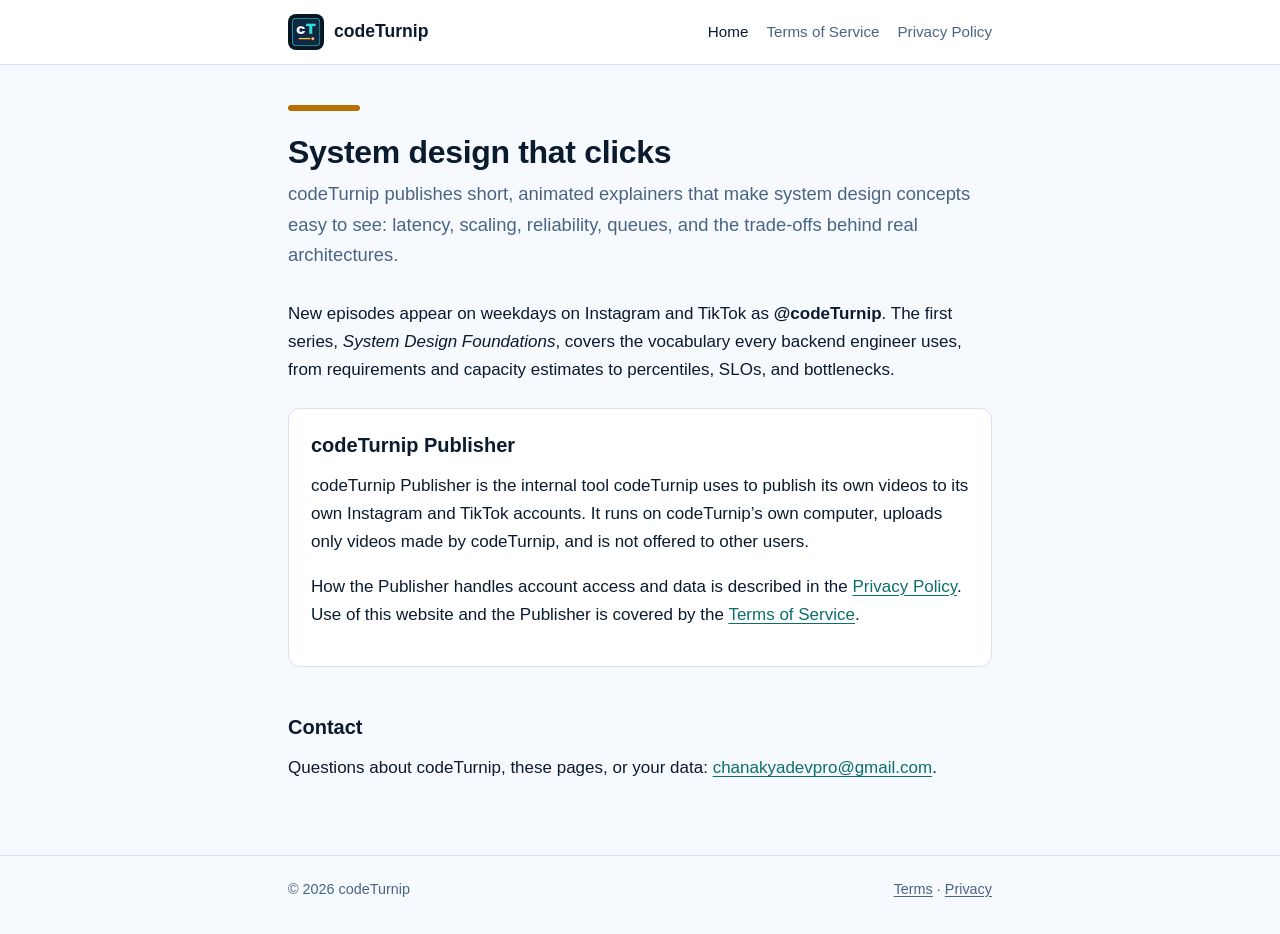
<file: index.html>
<!doctype html>
<html lang="en">
<head>
  <meta charset="utf-8">
  <meta name="viewport" content="width=device-width, initial-scale=1">
  <title>codeTurnip — System design that clicks</title>
  <meta name="description" content="codeTurnip publishes short, animated explainers that make system design concepts easy to see.">
  <link rel="icon" type="image/png" href="favicon.png">
  <link rel="apple-touch-icon" href="apple-touch-icon.png">
  <link rel="stylesheet" href="styles.css">
</head>
<body>
  <header class="site">
    <div class="wrap">
      <a class="brand" href="./"><img src="favicon.png" alt="" width="36" height="36">codeTurnip</a>
      <nav class="site" aria-label="Site">
        <a href="./" aria-current="page">Home</a>
        <a href="terms.html">Terms of Service</a>
        <a href="privacy.html">Privacy Policy</a>
      </nav>
    </div>
  </header>

  <main class="wrap">
    <div class="accent-bar" aria-hidden="true"></div>
    <h1>System design that clicks</h1>
    <p class="lede">codeTurnip publishes short, animated explainers that make system design concepts easy to see: latency, scaling, reliability, queues, and the trade-offs behind real architectures.</p>

    <p>New episodes appear on weekdays on Instagram and TikTok as <strong>@codeTurnip</strong>. The first series, <em>System Design Foundations</em>, covers the vocabulary every backend engineer uses, from requirements and capacity estimates to percentiles, SLOs, and bottlenecks.</p>

    <section class="card" aria-labelledby="publisher">
      <h2 id="publisher">codeTurnip Publisher</h2>
      <p>codeTurnip Publisher is the internal tool codeTurnip uses to publish its own videos to its own Instagram and TikTok accounts. It runs on codeTurnip’s own computer, uploads only videos made by codeTurnip, and is not offered to other users.</p>
      <p>How the Publisher handles account access and data is described in the <a href="privacy.html">Privacy Policy</a>. Use of this website and the Publisher is covered by the <a href="terms.html">Terms of Service</a>.</p>
    </section>

    <h2>Contact</h2>
    <p>Questions about codeTurnip, these pages, or your data: <a href="mailto:chanakyadevpro@gmail.com">chanakyadevpro@gmail.com</a>.</p>
  </main>

  <footer class="site">
    <div class="wrap">
      <span>© 2026 codeTurnip</span>
      <span><a href="terms.html">Terms</a> · <a href="privacy.html">Privacy</a></span>
    </div>
  </footer>
</body>
</html>
</file>
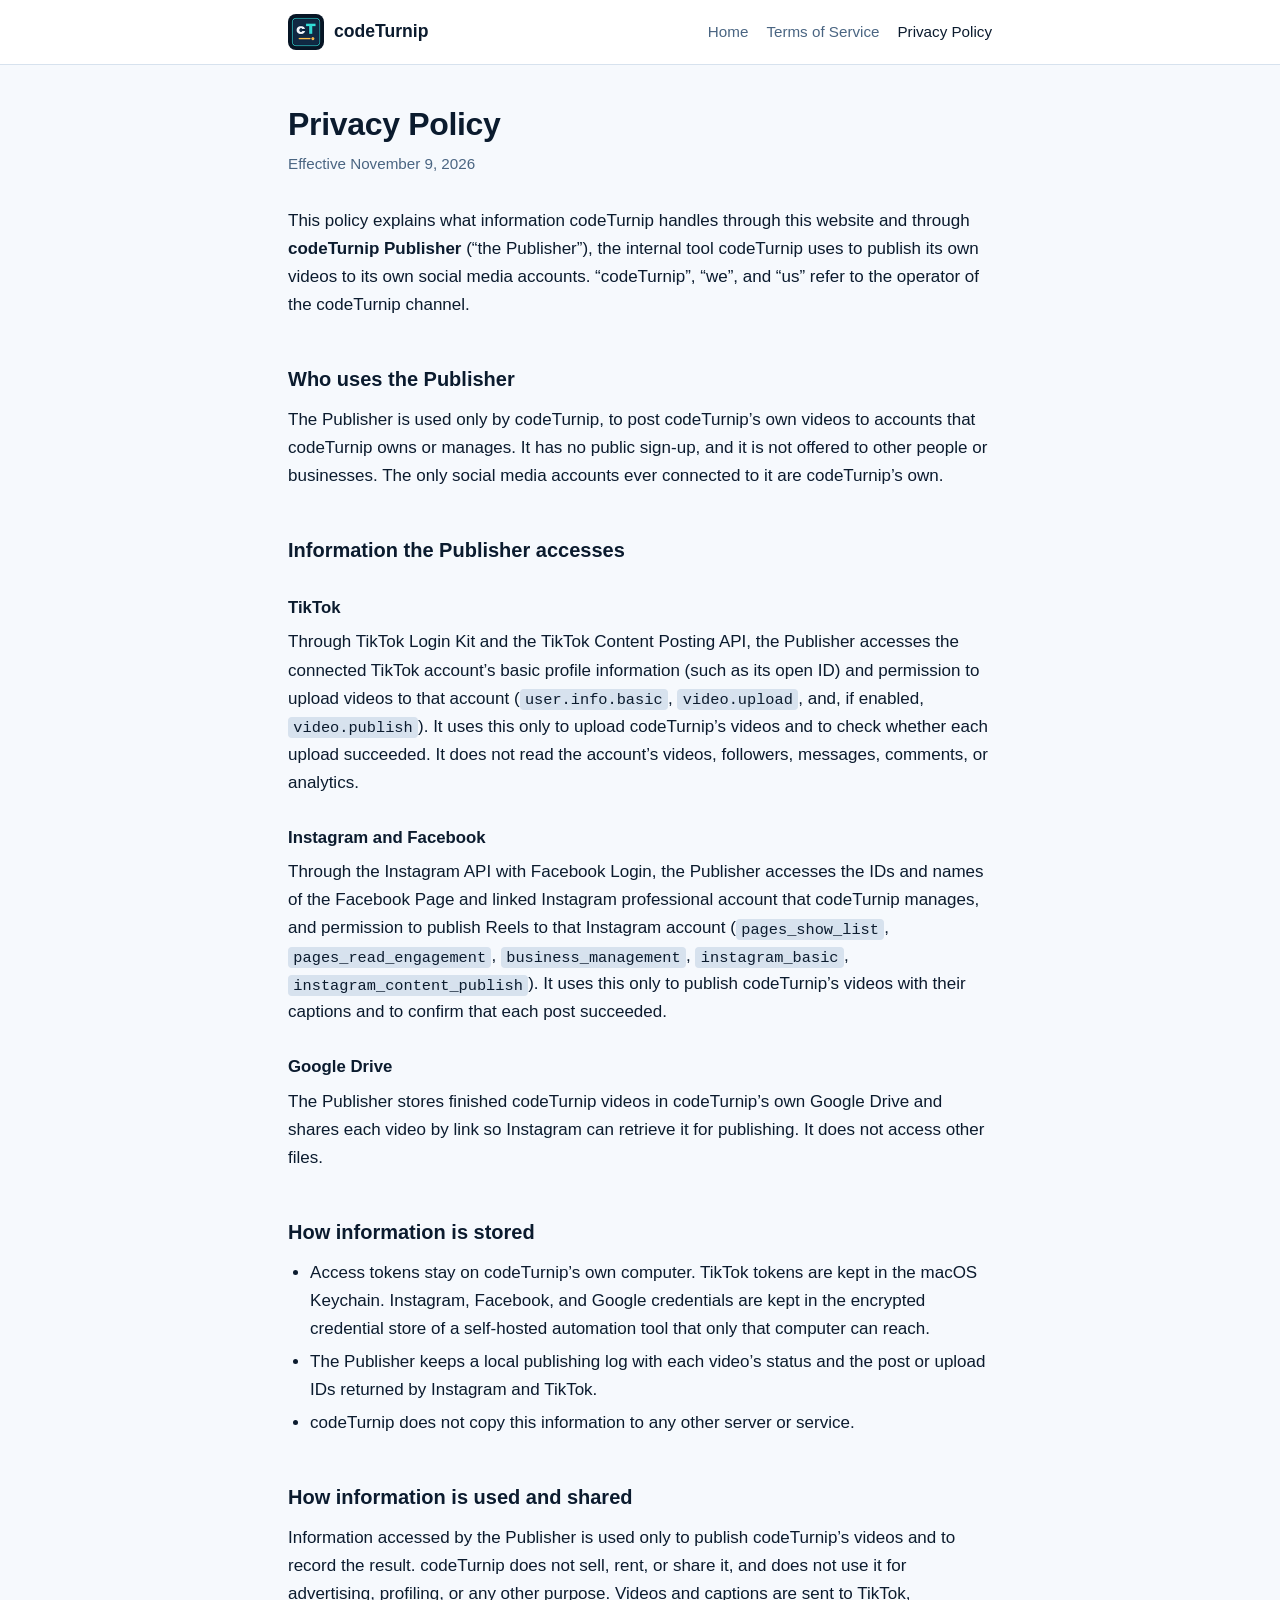
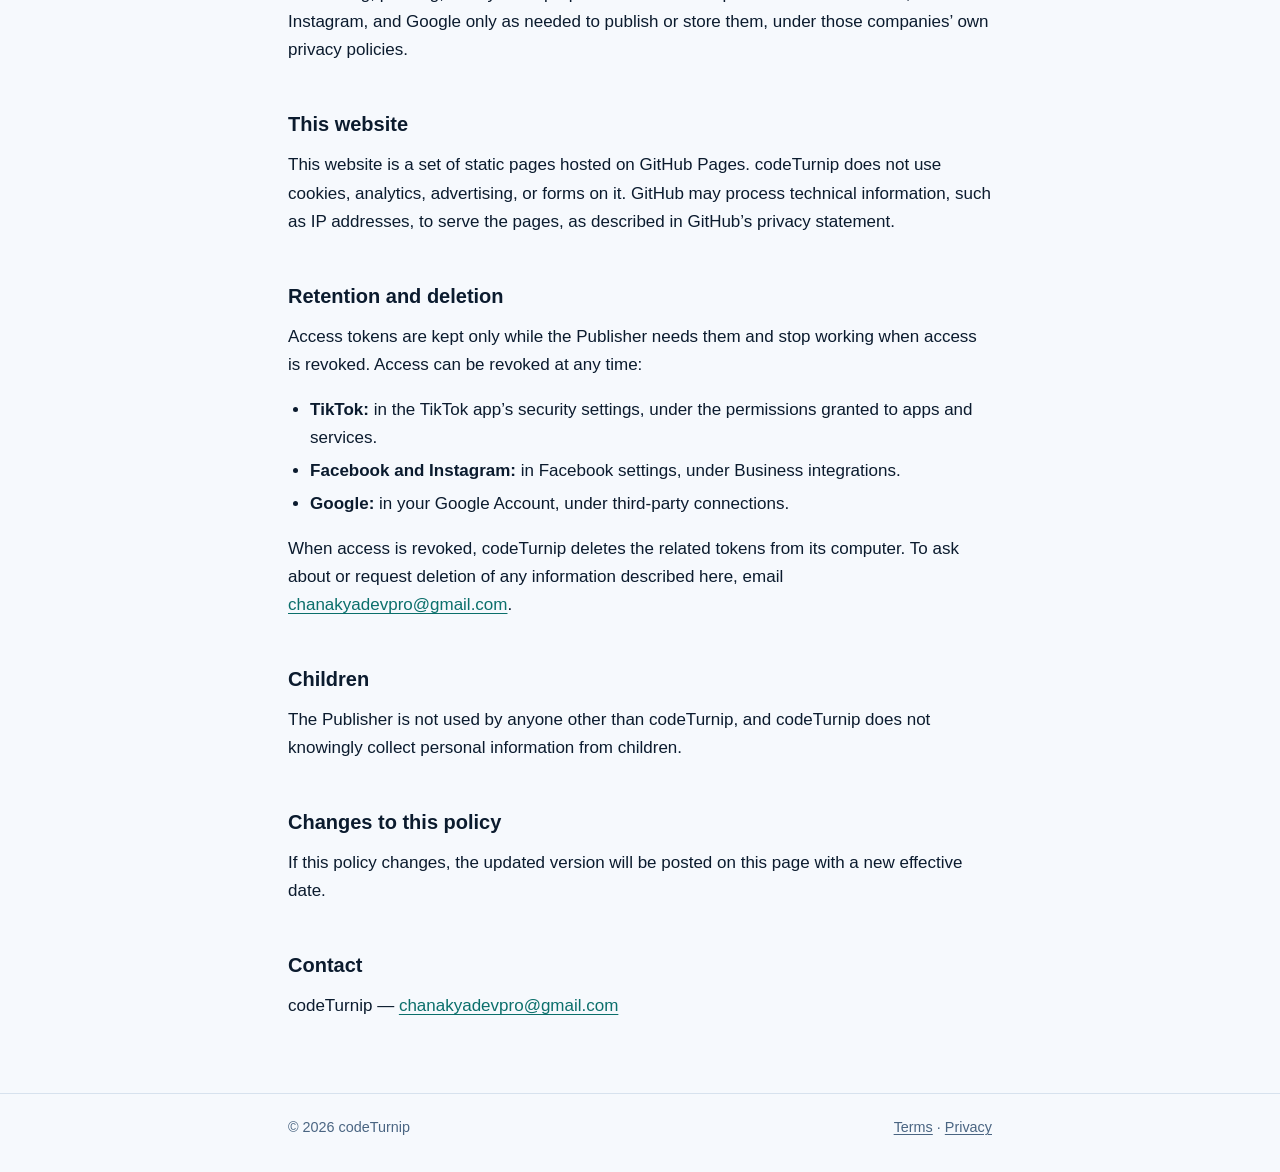
<file: privacy.html>
<!doctype html>
<html lang="en">
<head>
  <meta charset="utf-8">
  <meta name="viewport" content="width=device-width, initial-scale=1">
  <title>Privacy Policy — codeTurnip</title>
  <meta name="description" content="How codeTurnip and the codeTurnip Publisher handle account access and data.">
  <link rel="icon" type="image/png" href="favicon.png">
  <link rel="apple-touch-icon" href="apple-touch-icon.png">
  <link rel="stylesheet" href="styles.css">
</head>
<body>
  <header class="site">
    <div class="wrap">
      <a class="brand" href="./"><img src="favicon.png" alt="" width="36" height="36">codeTurnip</a>
      <nav class="site" aria-label="Site">
        <a href="./">Home</a>
        <a href="terms.html">Terms of Service</a>
        <a href="privacy.html" aria-current="page">Privacy Policy</a>
      </nav>
    </div>
  </header>

  <main class="wrap">
    <h1>Privacy Policy</h1>
    <p class="meta">Effective November 9, 2026</p>

    <p>This policy explains what information codeTurnip handles through this website and through <strong>codeTurnip Publisher</strong> (“the Publisher”), the internal tool codeTurnip uses to publish its own videos to its own social media accounts. “codeTurnip”, “we”, and “us” refer to the operator of the codeTurnip channel.</p>

    <h2>Who uses the Publisher</h2>
    <p>The Publisher is used only by codeTurnip, to post codeTurnip’s own videos to accounts that codeTurnip owns or manages. It has no public sign-up, and it is not offered to other people or businesses. The only social media accounts ever connected to it are codeTurnip’s own.</p>

    <h2>Information the Publisher accesses</h2>
    <h3>TikTok</h3>
    <p>Through TikTok Login Kit and the TikTok Content Posting API, the Publisher accesses the connected TikTok account’s basic profile information (such as its open ID) and permission to upload videos to that account (<code>user.info.basic</code>, <code>video.upload</code>, and, if enabled, <code>video.publish</code>). It uses this only to upload codeTurnip’s videos and to check whether each upload succeeded. It does not read the account’s videos, followers, messages, comments, or analytics.</p>

    <h3>Instagram and Facebook</h3>
    <p>Through the Instagram API with Facebook Login, the Publisher accesses the IDs and names of the Facebook Page and linked Instagram professional account that codeTurnip manages, and permission to publish Reels to that Instagram account (<code>pages_show_list</code>, <code>pages_read_engagement</code>, <code>business_management</code>, <code>instagram_basic</code>, <code>instagram_content_publish</code>). It uses this only to publish codeTurnip’s videos with their captions and to confirm that each post succeeded.</p>

    <h3>Google Drive</h3>
    <p>The Publisher stores finished codeTurnip videos in codeTurnip’s own Google Drive and shares each video by link so Instagram can retrieve it for publishing. It does not access other files.</p>

    <h2>How information is stored</h2>
    <ul>
      <li>Access tokens stay on codeTurnip’s own computer. TikTok tokens are kept in the macOS Keychain. Instagram, Facebook, and Google credentials are kept in the encrypted credential store of a self-hosted automation tool that only that computer can reach.</li>
      <li>The Publisher keeps a local publishing log with each video’s status and the post or upload IDs returned by Instagram and TikTok.</li>
      <li>codeTurnip does not copy this information to any other server or service.</li>
    </ul>

    <h2>How information is used and shared</h2>
    <p>Information accessed by the Publisher is used only to publish codeTurnip’s videos and to record the result. codeTurnip does not sell, rent, or share it, and does not use it for advertising, profiling, or any other purpose. Videos and captions are sent to TikTok, Instagram, and Google only as needed to publish or store them, under those companies’ own privacy policies.</p>

    <h2>This website</h2>
    <p>This website is a set of static pages hosted on GitHub Pages. codeTurnip does not use cookies, analytics, advertising, or forms on it. GitHub may process technical information, such as IP addresses, to serve the pages, as described in GitHub’s privacy statement.</p>

    <h2>Retention and deletion</h2>
    <p>Access tokens are kept only while the Publisher needs them and stop working when access is revoked. Access can be revoked at any time:</p>
    <ul>
      <li><strong>TikTok:</strong> in the TikTok app’s security settings, under the permissions granted to apps and services.</li>
      <li><strong>Facebook and Instagram:</strong> in Facebook settings, under Business integrations.</li>
      <li><strong>Google:</strong> in your Google Account, under third-party connections.</li>
    </ul>
    <p>When access is revoked, codeTurnip deletes the related tokens from its computer. To ask about or request deletion of any information described here, email <a href="mailto:chanakyadevpro@gmail.com">chanakyadevpro@gmail.com</a>.</p>

    <h2>Children</h2>
    <p>The Publisher is not used by anyone other than codeTurnip, and codeTurnip does not knowingly collect personal information from children.</p>

    <h2>Changes to this policy</h2>
    <p>If this policy changes, the updated version will be posted on this page with a new effective date.</p>

    <h2>Contact</h2>
    <p>codeTurnip — <a href="mailto:chanakyadevpro@gmail.com">chanakyadevpro@gmail.com</a></p>
  </main>

  <footer class="site">
    <div class="wrap">
      <span>© 2026 codeTurnip</span>
      <span><a href="terms.html">Terms</a> · <a href="privacy.html">Privacy</a></span>
    </div>
  </footer>
</body>
</html>
</file>
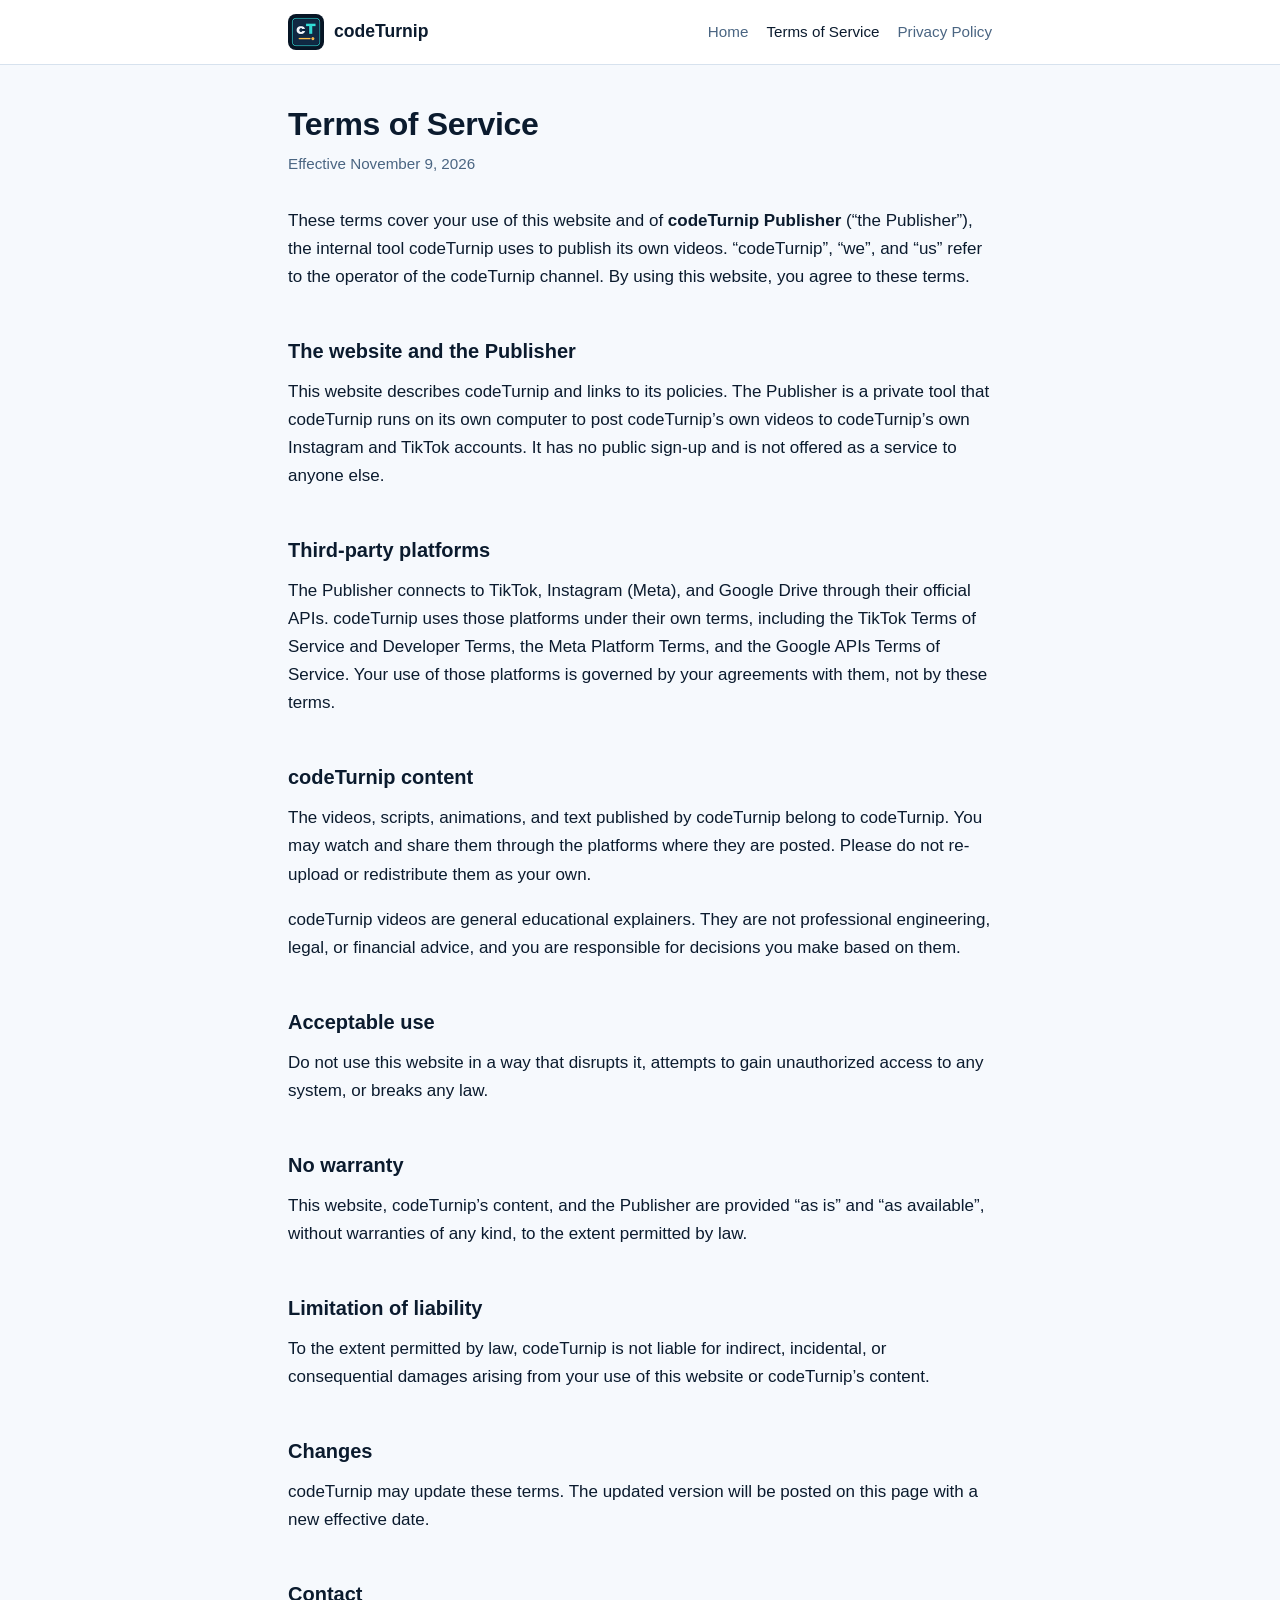
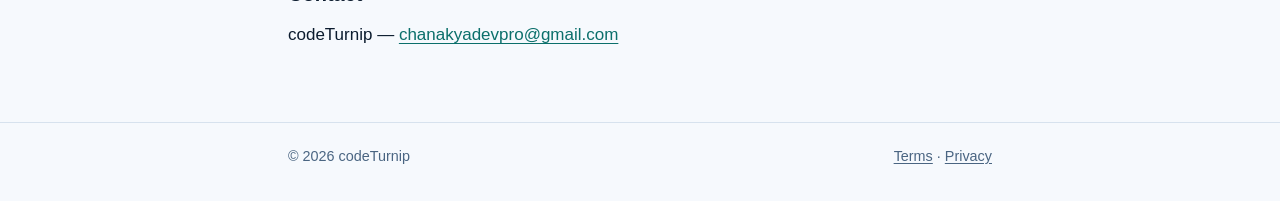
<file: terms.html>
<!doctype html>
<html lang="en">
<head>
  <meta charset="utf-8">
  <meta name="viewport" content="width=device-width, initial-scale=1">
  <title>Terms of Service — codeTurnip</title>
  <meta name="description" content="Terms for using the codeTurnip website and codeTurnip Publisher.">
  <link rel="icon" type="image/png" href="favicon.png">
  <link rel="apple-touch-icon" href="apple-touch-icon.png">
  <link rel="stylesheet" href="styles.css">
</head>
<body>
  <header class="site">
    <div class="wrap">
      <a class="brand" href="./"><img src="favicon.png" alt="" width="36" height="36">codeTurnip</a>
      <nav class="site" aria-label="Site">
        <a href="./">Home</a>
        <a href="terms.html" aria-current="page">Terms of Service</a>
        <a href="privacy.html">Privacy Policy</a>
      </nav>
    </div>
  </header>

  <main class="wrap">
    <h1>Terms of Service</h1>
    <p class="meta">Effective November 9, 2026</p>

    <p>These terms cover your use of this website and of <strong>codeTurnip Publisher</strong> (“the Publisher”), the internal tool codeTurnip uses to publish its own videos. “codeTurnip”, “we”, and “us” refer to the operator of the codeTurnip channel. By using this website, you agree to these terms.</p>

    <h2>The website and the Publisher</h2>
    <p>This website describes codeTurnip and links to its policies. The Publisher is a private tool that codeTurnip runs on its own computer to post codeTurnip’s own videos to codeTurnip’s own Instagram and TikTok accounts. It has no public sign-up and is not offered as a service to anyone else.</p>

    <h2>Third-party platforms</h2>
    <p>The Publisher connects to TikTok, Instagram (Meta), and Google Drive through their official APIs. codeTurnip uses those platforms under their own terms, including the TikTok Terms of Service and Developer Terms, the Meta Platform Terms, and the Google APIs Terms of Service. Your use of those platforms is governed by your agreements with them, not by these terms.</p>

    <h2>codeTurnip content</h2>
    <p>The videos, scripts, animations, and text published by codeTurnip belong to codeTurnip. You may watch and share them through the platforms where they are posted. Please do not re-upload or redistribute them as your own.</p>
    <p>codeTurnip videos are general educational explainers. They are not professional engineering, legal, or financial advice, and you are responsible for decisions you make based on them.</p>

    <h2>Acceptable use</h2>
    <p>Do not use this website in a way that disrupts it, attempts to gain unauthorized access to any system, or breaks any law.</p>

    <h2>No warranty</h2>
    <p>This website, codeTurnip’s content, and the Publisher are provided “as is” and “as available”, without warranties of any kind, to the extent permitted by law.</p>

    <h2>Limitation of liability</h2>
    <p>To the extent permitted by law, codeTurnip is not liable for indirect, incidental, or consequential damages arising from your use of this website or codeTurnip’s content.</p>

    <h2>Changes</h2>
    <p>codeTurnip may update these terms. The updated version will be posted on this page with a new effective date.</p>

    <h2>Contact</h2>
    <p>codeTurnip — <a href="mailto:chanakyadevpro@gmail.com">chanakyadevpro@gmail.com</a></p>
  </main>

  <footer class="site">
    <div class="wrap">
      <span>© 2026 codeTurnip</span>
      <span><a href="terms.html">Terms</a> · <a href="privacy.html">Privacy</a></span>
    </div>
  </footer>
</body>
</html>
</file>
<file: styles.css>
:root {
  color-scheme: light dark;
  --bg: #f6f9fd;
  --surface: #ffffff;
  --text: #0b1b2e;
  --muted: #4a6582;
  --border: #d7e2ee;
  --accent: #0f8f8a;
  --accent-strong: #0b6f6b;
  --amber: #b86e00;
  --max: 46rem;
}

@media (prefers-color-scheme: dark) {
  :root {
    --bg: #071525;
    --surface: #102943;
    --text: #f2f7ff;
    --muted: #9cb8d4;
    --border: #1e3d5e;
    --accent: #31d9d3;
    --accent-strong: #6fe6e1;
    --amber: #ffb54a;
  }
}

* { box-sizing: border-box; }

html { -webkit-text-size-adjust: 100%; }

body {
  margin: 0;
  background: var(--bg);
  color: var(--text);
  font: 17px/1.65 -apple-system, BlinkMacSystemFont, "Segoe UI", Roboto, "Helvetica Neue", Arial, sans-serif;
}

a { color: var(--accent-strong); text-underline-offset: 0.15em; }
a:hover { color: var(--accent); }

.wrap { max-width: var(--max); margin: 0 auto; padding: 0 16px; }

header.site {
  border-bottom: 1px solid var(--border);
  background: var(--surface);
}
header.site .wrap {
  display: flex;
  align-items: center;
  justify-content: space-between;
  gap: 16px;
  flex-wrap: wrap;
  padding-top: 14px;
  padding-bottom: 14px;
}
.brand {
  display: flex;
  align-items: center;
  gap: 10px;
  color: var(--text);
  font-weight: 700;
  font-size: 1.1rem;
  text-decoration: none;
}
.brand img { width: 36px; height: 36px; border-radius: 8px; }
nav.site { display: flex; gap: 18px; flex-wrap: wrap; font-size: 0.95rem; }
nav.site a { color: var(--muted); text-decoration: none; }
nav.site a:hover, nav.site a[aria-current="page"] { color: var(--text); }

/* main also carries .wrap; this selector outranks .wrap so the vertical padding applies. */
main.wrap { padding-top: 40px; padding-bottom: 56px; }

h1 { font-size: 2rem; line-height: 1.2; margin: 0 0 8px; letter-spacing: -0.01em; }
h2 { font-size: 1.25rem; margin: 2.2em 0 0.5em; }
h3 { font-size: 1.05rem; margin: 1.6em 0 0.4em; }
p, ul { margin: 0 0 1em; }
ul { padding-left: 1.3em; }
li { margin: 0.3em 0; }

.lede { font-size: 1.15rem; color: var(--muted); margin-bottom: 1.6em; }
.meta { color: var(--muted); font-size: 0.95rem; margin-bottom: 2em; }

.card {
  background: var(--surface);
  border: 1px solid var(--border);
  border-radius: 12px;
  padding: 20px 22px;
  margin: 1.4em 0;
}
.card h2 { margin-top: 0; }

.accent-bar {
  width: 72px;
  height: 6px;
  border-radius: 3px;
  background: var(--amber);
  margin: 0 0 22px;
}

code {
  font: 0.9em ui-monospace, SFMono-Regular, Menlo, monospace;
  background: var(--border);
  padding: 0.1em 0.35em;
  border-radius: 4px;
  overflow-wrap: anywhere;
}

footer.site {
  border-top: 1px solid var(--border);
  color: var(--muted);
  font-size: 0.9rem;
  padding: 22px 0 32px;
}
footer.site .wrap { display: flex; flex-wrap: wrap; gap: 8px 20px; justify-content: space-between; }
footer.site a { color: var(--muted); }

@media (max-width: 520px) {
  body { font-size: 16px; }
  h1 { font-size: 1.65rem; }
  main.wrap { padding-top: 28px; }
}
</file>
